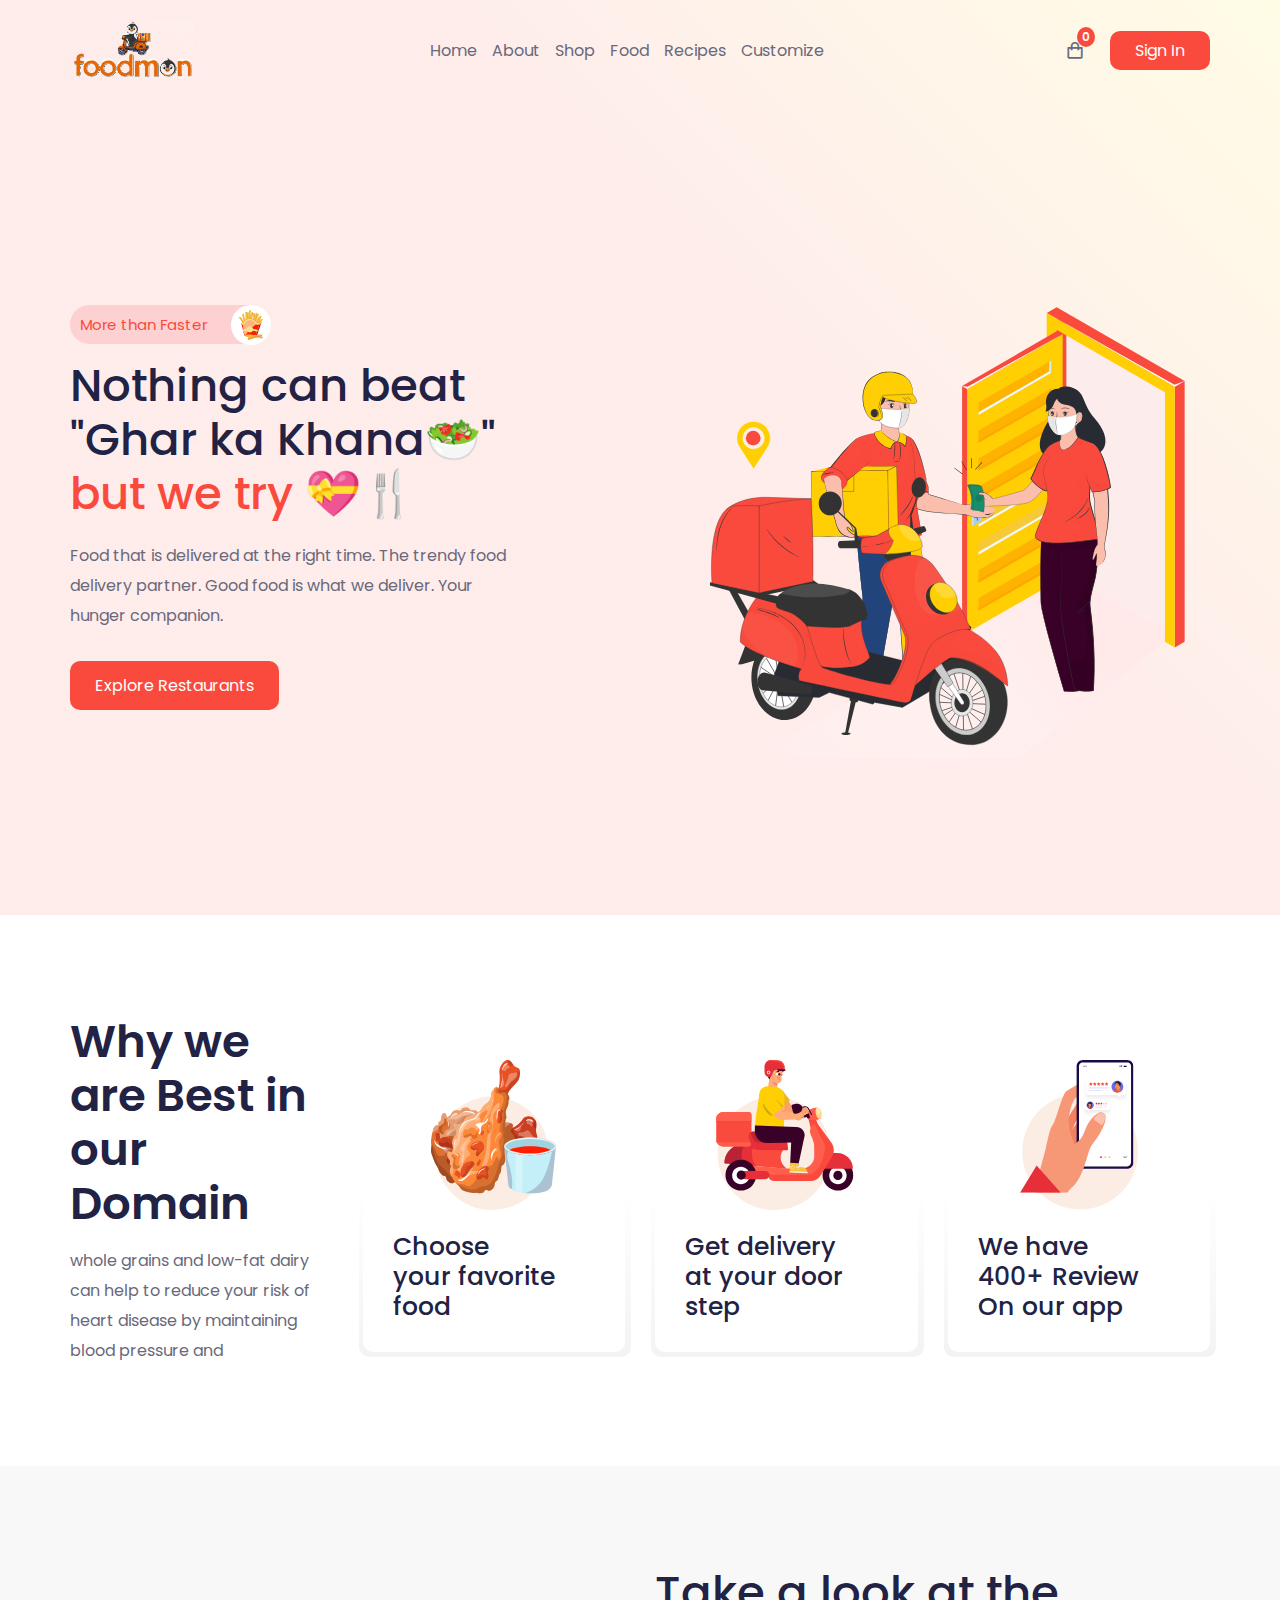
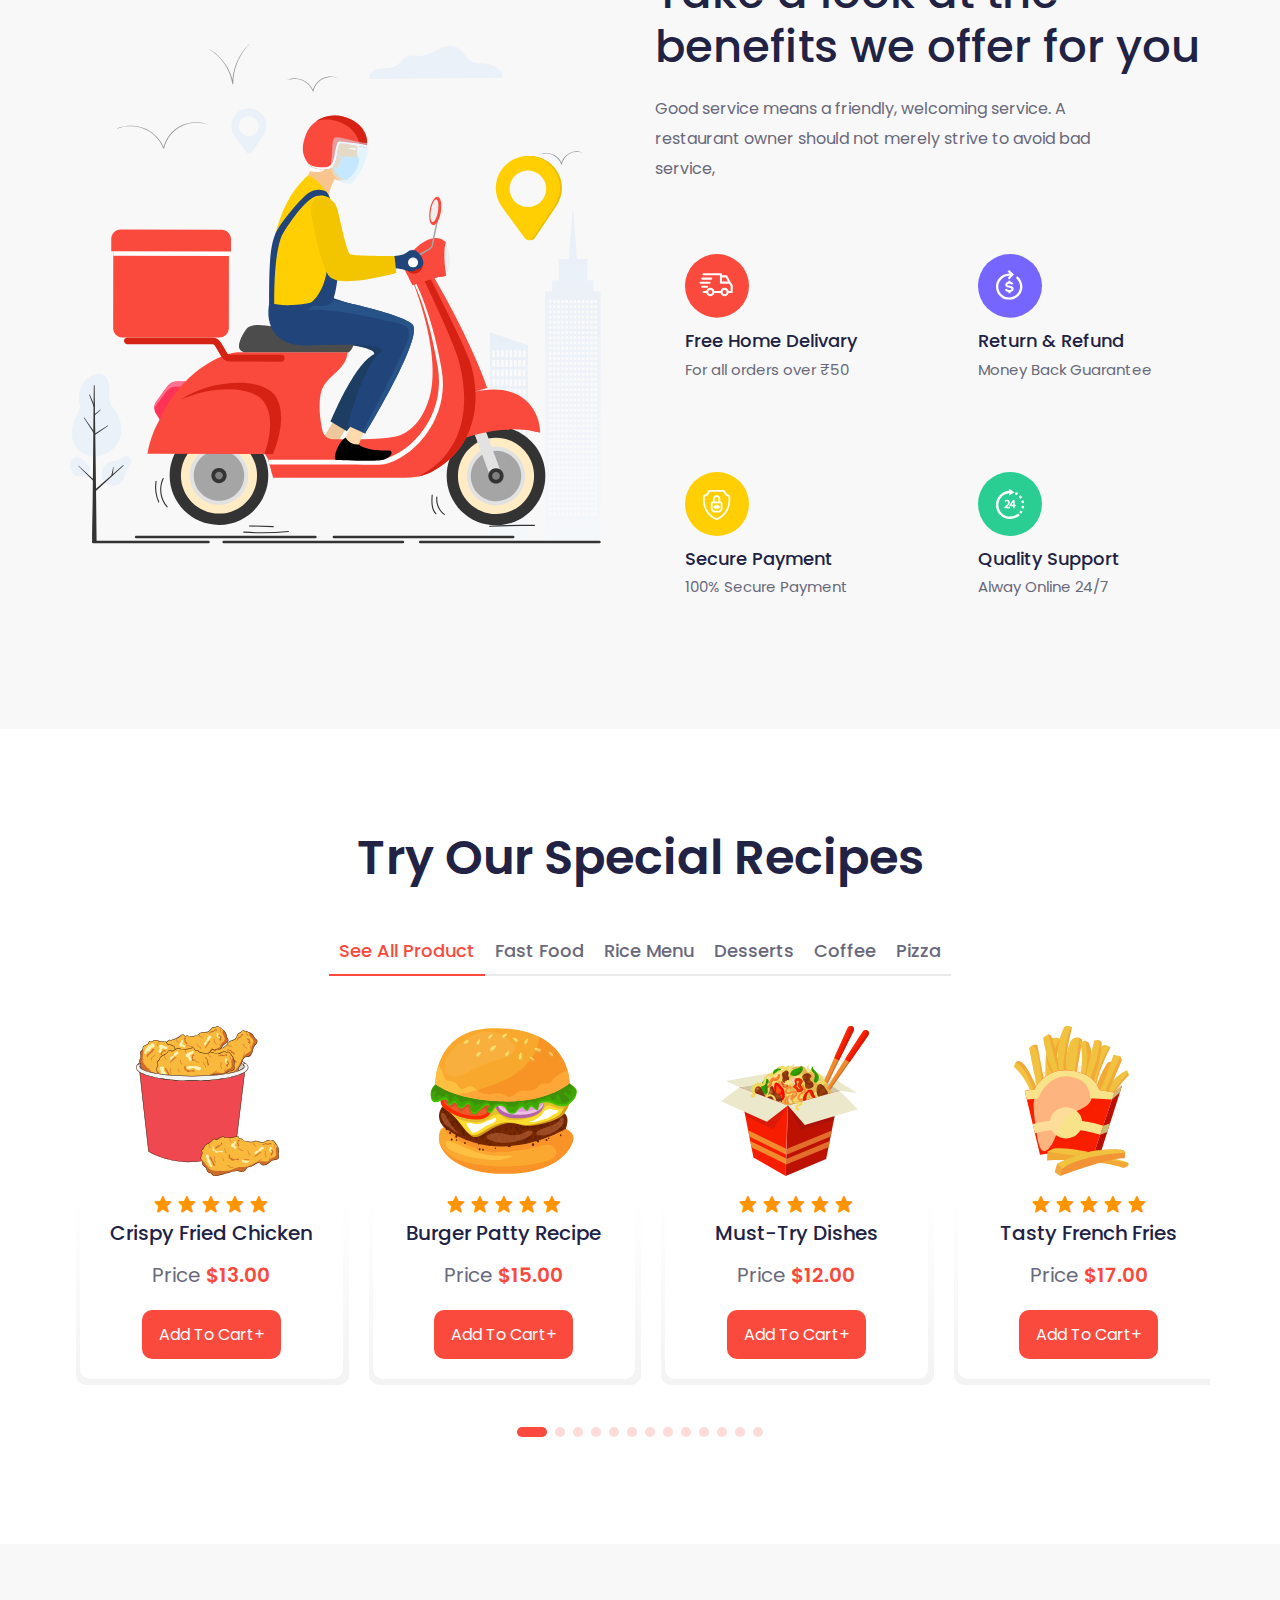
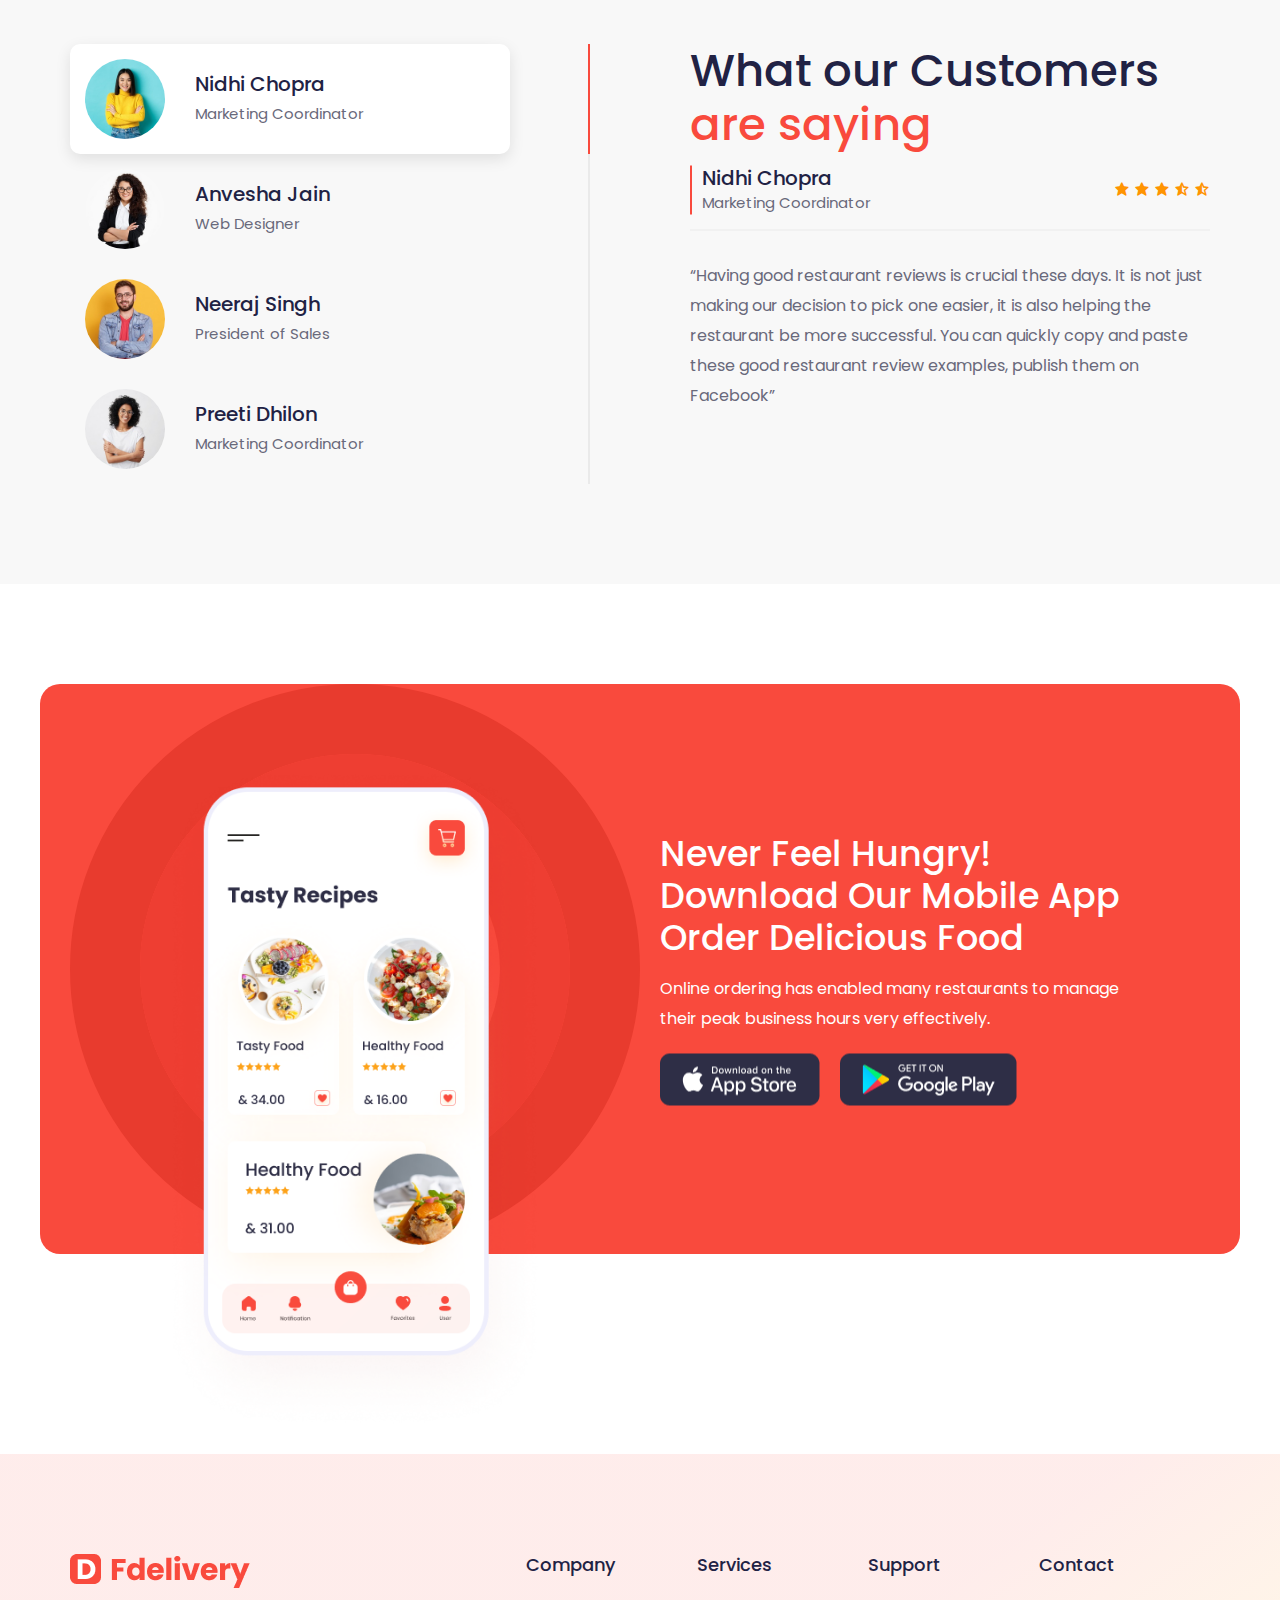
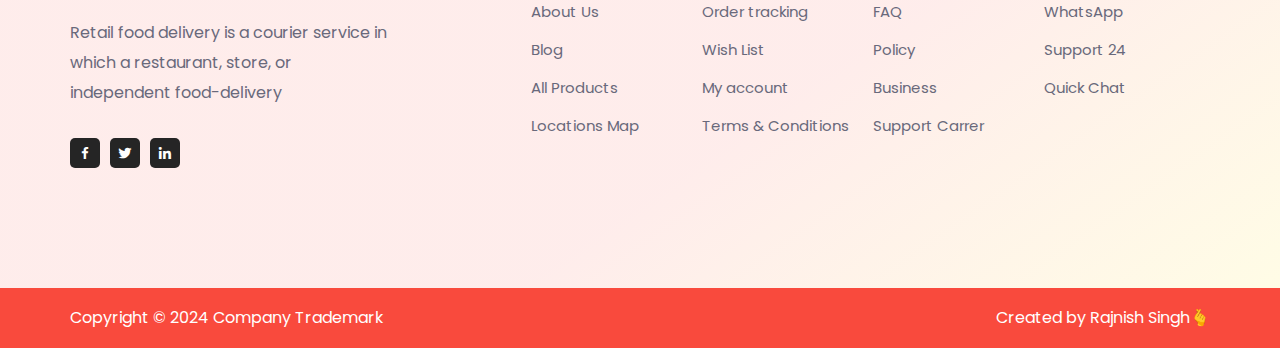
<file: index.html>
<!DOCTYPE html>
<html lang="en">
  <head>
    <meta charset="UTF-8" />
    <meta http-equiv="X-UA-Compatible" content="IE=edge" />
    <meta name="viewport" content="width=device-width, initial-scale=1.0" />
  
    <link
      rel="shortcut icon"
      href="./images/favicon-32x32.png"
      type="image/png"
    />
   
    <link
      rel="stylesheet"
      href="https://unpkg.com/swiper/swiper-bundle.min.css"
    />
    
    <link
      href="https://unpkg.com/boxicons@2.0.9/css/boxicons.min.css"
      rel="stylesheet"
    />
   
    <link rel="stylesheet" href="./css/styles.css" />
    <title>Foodmon</title>
  </head>
 
  <body>
   
    <header class="header">
      <nav class="navbar">
        <div class="row d-flex container">
          <a href="" class="logo d-flex">
            <img src="./images/foodmone.jpg" alt=""  style="height: 60px;"/>
          </a>

          <ul class="nav-list d-flex">
            <a href="">Home</a>
            <a href="">About</a>
            <a href="">Shop</a>
            <a href="">Food</a>
            <a href="">Recipes</a>
            <a href="contact.html">Customize</a>
            <span class="close d-flex"><i class="bx bx-x"></i></span>
          </ul>

          <div class="col d-flex">
            <form>
              <input type="search" placeholder="Search your item" />
              <button class="d-flex"><i class="bx bx-search"></i></button>
            </form>
            <div class="cart-icon d-flex">
              <i class="bx bx-shopping-bag"></i>
              <span>0</span>
            </div>
            <a class="btn signin">Sign In</a>
          </div>

          <!-- Hamburger -->
          <div class="hamburger d-flex">
            <i class="bx bx-menu"></i>
          </div>
        </div>
      </nav>

      <!--=============== Home ===============-->
      <div class="home">
        <div class="row container">
          <div class="col">
            <div class="faster">
              More than Faster
              <div class="image d-flex">
                <img src="./images/french-fries.svg" alt="" />
              </div>
            </div>
            <h1>
              Nothing can beat <br />
              "Ghar ka Khana🥗"<br />
              <span class="color">but we try 💝🍴</span>
            </h1>
            <p>
              Food that is delivered at the right time. The trendy food delivery
              partner. Good food is what we deliver. Your hunger companion.
            </p>
        <a href="food2/index.html" class="btn">Explore Restaurants</a>

          </div>
          <div class="col">
            <img src="./images/delivery-guy.svg" alt="" />
          </div>
        </div>
      </div>

      <!--=============== SignIn Form ===============-->
     <!-- Sign-In Form -->
<div class="wrapper" id="signin-wrapper">
  <form action="" class="form">
    <h2>SIGN IN</h2>
    <div class="control">
      <label for="">Enter Email:</label>
      <input type="email" placeholder="Enter Your Email" />
    </div>
    <div class="control">
      <label for="">Password:</label>
      <input type="password" placeholder="Password" />
    </div>
    <div class="checkbox d-flex">
      <input type="checkbox" />
      <span>Remember Me</span>
    </div>
    <button class="btn">Sign In</button>
    <div class="links">
      <span>Forgot Password? <a href="">Click Here</a></span>
      <span>Don't Have An Account? <a href="#" id="create-account-link">Create One</a></span>
    </div>
  </form>
  <div class="close-form">
    <i class="bx bx-x"></i>
  </div>
</div>
      <!-- Registration Form -->
<div class="wrapper hidden" id="register-wrapper">
  <form action="" class="form">
    <h2>REGISTER</h2>
    <div class="control">
      <label for="">Enter Name:</label>
      <input type="text" placeholder="Enter Your Name" />
    </div>
    <div class="control">
      <label for="">Enter Email:</label>
      <input type="email" placeholder="Enter Your Email" />
    </div>
    <div class="control">
      <label for="">Password:</label>
      <input type="password" placeholder="Password" />
    </div>
    <div class="control">
      <label for="">Confirm Password:</label>
      <input type="password" placeholder="Confirm Password" />
    </div>
    <button class="btn">Register</button>
    <div class="links">
      <span>Already Have An Account? <a href="#" id="back-to-signin-link">Sign In</a></span>
    </div>
  </form>
  <div class="close-form">
    <i class="bx bx-x"></i>
  </div>
  </div>
    </header>

    <!--=============== Services ===============-->
    <section class="section services" id="services">
      <div class="row container">
        <div class="col">
          <h2>Why we are Best in our Domain</h2>
          <p>
            whole grains and low-fat dairy can help to reduce your risk of heart
            disease by maintaining blood pressure and
          </p>
        </div>
        <div class="col">
          <div class="card">
            <img src="./images/meat-icon.svg" alt="" />
            <h3>
              Choose <br />
              your favorite <br />
              food
            </h3>
          </div>
        </div>
        <div class="col">
          <div class="card">
            <img src="./images/delivery-icon.svg" alt="" />
            <h3>
              Get delivery <br />
              at your door <br />
              step
            </h3>
          </div>
        </div>
        <div class="col">
          <div class="card">
            <img src="./images/phone-icon.svg" alt="" />
            <h3>
              We have <br />
              400+ Review <br />
              On our app
            </h3>
          </div>
        </div>
      </div>
    </section>

    <!--=============== About ===============-->
    <section class="section about" id="about">
      <div class="row container">
        <div class="col">
          <img src="./images/delivery-guy-2.svg" alt="" />
        </div>
        <div class="col">
          <h2>Take a look at the benefits we offer for you</h2>
          <p>
            Good service means a friendly, welcoming service. A restaurant owner
            should not merely strive to avoid bad service,
          </p>
          <div class="d-grid">
            <div class="card">
              <img src="./images/car-icon.svg" alt="" />
              <h4>Free Home Delivary</h4>
              <span>For all orders over ₹50</span>
            </div>
            <div class="card">
              <img src="./images/dollar-icon.svg" alt="" />
              <h4>Return & Refund</h4>
              <span>Money Back Guarantee</span>
            </div>
            <div class="card">
              <img src="./images/security-icon.svg" alt="" />
              <h4>Secure Payment</h4>
              <span>100% Secure Payment</span>
            </div>
            <div class="card">
              <img src="./images/time-icon.svg" alt="" />
              <h4>Quality Support</h4>
              <span>Alway Online 24/7</span>
            </div>
          </div>
        </div>
      </div>
    </section>

    <!--=============== Recipes ===============-->
    <section class="section recipes" id="recipes">
      <h2>Try Our Special Recipes</h2>
      <div class="row container">
        <div class="filters d-flex">
          <span data-filter="All Product">See All Product</span>
          <span data-filter="Fast Food">Fast Food</span>
          <span data-filter="Rice Menu">Rice Menu</span>
          <span data-filter="Desserts">Desserts</span>
          <span data-filter="Coffee">Coffee</span>
          <span data-filter="Pizza">Pizza</span>
        </div>
        <div class="products">
          <div class="swiper mySwiper">
            <div class="swiper-wrapper" id="products-wrapper">
              <!-- <div class="swiper-slide">
                <div class="card">
                  <div class="image"><img src="./images/meat-2.svg" alt=""></div>
                  <div class="rating">
                  <span><i class="bx bxs-star"></i></span>
                  <span><i class="bx bxs-star"></i></span>
                  <span><i class="bx bxs-star"></i></span>
                  <span><i class="bx bxs-star"></i></span>
                  <span><i class="bx bxs-star"></i></span>
                  </div>
                  <h4>Crispy Fried Chicken</h4>
                  <div class="price">
                    <span>Price</span><span class="color">$13.00</span>
                  </div>
                  <div class="button">Add To Cart+</div>
                </div>
              </div> -->
            </div>
          </div>
          <div class="pagination">
            <div class="custom-pagination"></div>
          </div>
        </div>
      </div>
    </section>
    <!--=============== Testimonials ===============-->
    <section class="section testimonials" id="testimonials">
      <div class="row container">
        <div class="col">
          <div class="card" data-filter="rosele">
            <div class="d-flex">
              <div class="image">
                <img src="./images/profile-1.jpg" alt="" />
              </div>
              <div>
                <h4>Nidhi Chopra</h4>
                <span>Marketing Coordinator</span>
              </div>
            </div>
          </div>
          <div class="card" data-filter="marvin">
            <div class="d-flex">
              <div class="image">
                <img src="./images/profile-2.jpg" alt="" />
              </div>
              <div>
                <h4>Anvesha Jain</h4>
                <span>Web Designer</span>
              </div>
            </div>
          </div>
          <div class="card" data-filter="guy">
            <div class="d-flex">
              <div class="image">
                <img src="./images/profile-3.jpg" alt="" />
              </div>
              <div>
                <h4>Neeraj Singh</h4>
                <span>President of Sales</span>
              </div>
            </div>
          </div>
          <div class="card" data-filter="kathryn">
            <div class="d-flex">
              <div class="image">
                <img src="./images/profile-4.jpg" alt="" />
              </div>
              <div>
                <h4>Preeti Dhilon</h4>
                <span>Marketing Coordinator</span>
              </div>
            </div>
          </div>
        </div>
        <div class="col">
          <h2>
            What our Customers <br />
            <span>are saying</span>
          </h2>
          <div class="test-wrapper">
            <div class="testimonial active" data-id="rosele">
              <div class="d-flex">
                <div>
                  <h4>Nidhi Chopra</h4>
                  <span>Marketing Coordinator</span>
                </div>

                <div class="rating">
                  <span><i class="bx bxs-star"></i></span>
                  <span><i class="bx bxs-star"></i></span>
                  <span><i class="bx bxs-star"></i></span>
                  <span><i class="bx bxs-star"></i></span>
                  <span><i class="bx bxs-star"></i></span>
                </div>
              </div>

              <p>
                “Having good restaurant reviews is crucial these days. It is not
                just making our decision to pick one easier, it is also helping
                the restaurant be more successful. You can quickly copy and
                paste these good restaurant review examples, publish them on
                Facebook”
              </p>
            </div>
          </div>
        </div>
      </div>
    </section>
    <!--=============== App ===============-->
    <section class="section app">
      <div class="row container">
        <div class="col">
          <div class="circle">
            <div class="inner-circle"></div>
            <img src="./images/mobile.png" alt="" />
          </div>
        </div>
        <div class="col">
          <h2>
            Never Feel Hungry! Download Our Mobile App Order Delicious Food
          </h2>
          <p>
            Online ordering has enabled many restaurants to manage their peak
            business hours very effectively.
          </p>
          <div class="d-flex">
            <img src="./images/app-store.png" alt="" />
            <img src="./images/google-play.png" alt="" />
          </div>
        </div>
      </div>
    </section>
    <!--=============== Footer ===============-->
    <footer class="footer">
      <div class="row container">
        <div class="col">
          <div class="logo d-flex">
            <img src="./images/logo.png" alt="logo" />
          </div>
          <p>
            Retail food delivery is a courier service in which a restaurant,
            store, or independent food-delivery
          </p>
          <div class="icons d-flex">
            <div class="icon d-flex">
              <i class="bx bxl-facebook"></i>
            </div>
            <div class="icon d-flex"><i class="bx bxl-twitter"></i></div>
            <div class="icon d-flex"><i class="bx bxl-linkedin"></i></div>
          </div>
        </div>
        <div class="col">
          <div>
            <h4>Company</h4>
            <a href="">About Us</a>
            <a href="">Blog</a>
            <a href="">All Products</a>
            <a href="">Locations Map</a>
          </div>
          <div>
            <h4>Services</h4>
            <a href="">Order tracking</a>
            <a href="">Wish List</a>
            <a href="">My account</a>
            <a href="">Terms & Conditions</a>
          </div>
          <div>
            <h4>Support</h4>
            <a href="">FAQ</a>
            <a href="">Policy </a>
            <a href="">Business</a>
            <a href="">Support Carrer</a>
          </div>
          <div>
            <h4>Contact</h4>
            <a href="">WhatsApp</a>
            <a href="">Support 24 </a>
            <a href="">Quick Chat</a>
          </div>
        </div>
      </div>
    </footer>
    <div class="footer-bottom">
      <div class="row container d-flex">
        <p>Copyright © 2024 Company Trademark</p>
        <p>Created by Rajnish Singh🫰</p>
      </div>
    </div>

    <script src="https://unpkg.com/swiper/swiper-bundle.min.js"></script>

    <script src="./js/testimonial.js"></script>
    <script src="./js/products.js"></script>
    <script src="./js/main.js"></script>
    
  </body>
</html>
</file>
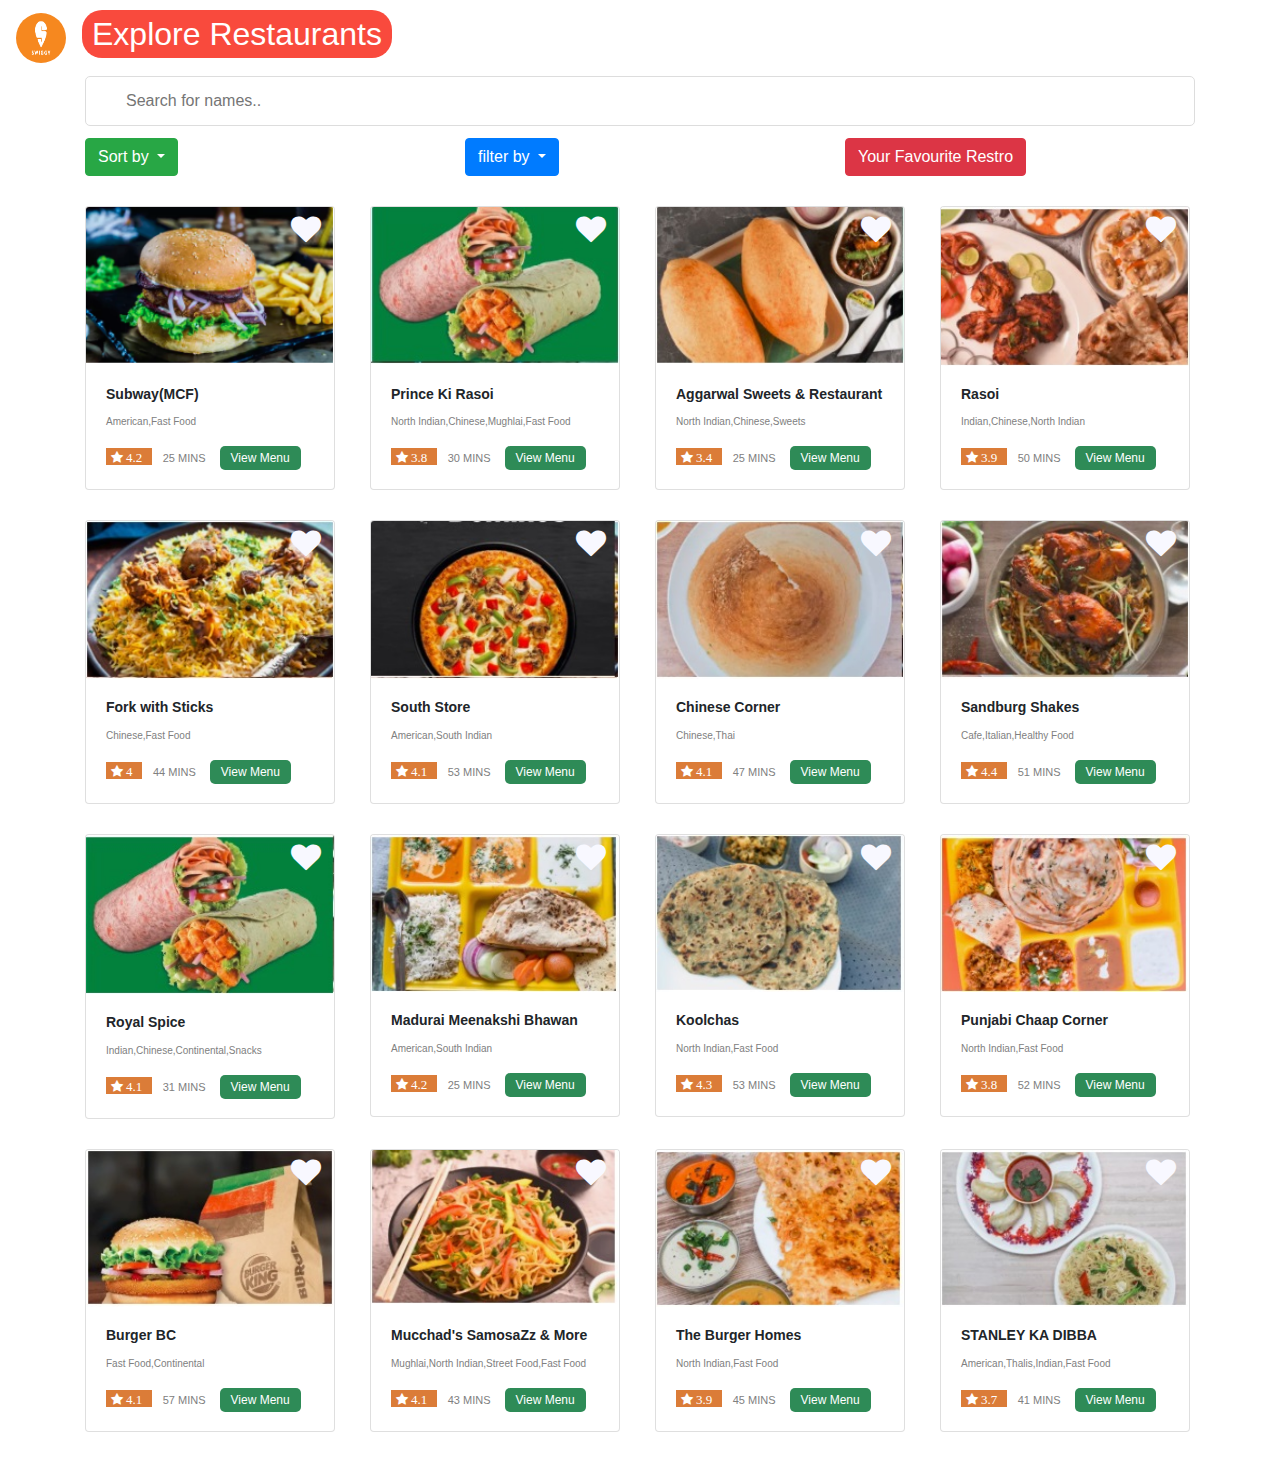
<file: food2/index.html>
<!DOCTYPE html>

<html lang="en">

<head>
    <meta charset="utf-8">
    <meta name="viewport" content="width=device-width, initial-scale=1">
    <title>Food Ordering App!!</title>
    <!-- Latest compiled and minified CSS -->
    <link rel="stylesheet" href="https://maxcdn.bootstrapcdn.com/bootstrap/4.3.1/css/bootstrap.min.css">
    <!-- jQuery library -->
    <script src="https://ajax.googleapis.com/ajax/libs/jquery/3.4.1/jquery.min.js"></script>
    <!-- Popper JS -->
    <script src="https://cdnjs.cloudflare.com/ajax/libs/popper.js/1.14.7/umd/popper.min.js"></script>
    <!-- Latest compiled JavaScript -->
    <script src="https://maxcdn.bootstrapcdn.com/bootstrap/4.3.1/js/bootstrap.min.js"></script>
    <!-- Font Awesome Icon Library -->
<link rel="stylesheet" href="https://cdnjs.cloudflare.com/ajax/libs/font-awesome/4.7.0/css/font-awesome.min.css">

    <link rel="stylesheet" href="./css/dom.css">
</head>

<body>
  <div class="container-fluid">
      <div class="row">
          <div class="col-md-12" style="padding: 0px;">
              <nav class="navbar navbar-expand-sm bg-dark navbar-dark sticky-top">
                  <a class="navbar-brand" href="./index.html">  <img src="./images/app-logo.png" class="rounded-circle" alt="Cinque Terre" width="50" height="50"></a>
                  <h1 style="background-color: #f94a3d; color: white; border-radius: 20px; padding: 5px 10px; font-size: 2em;">Explore Restaurants</h1>
              </nav>
          </div>
        </div>
  </div>
  <div class="container">
    
      <div class="row">
          <div class="col-md-12">
            <input type="text" id="myInput" onkeyup="search()" placeholder="Search for names.." title="Type in a name">
          </div>
      </div>
      <div class="row">
        <div class="col-md-4">
          <div class="btn-group">
              <a class="btn btn-success dropdown-toggle" data-toggle="dropdown" href="#">Sort by <span class="caret"></span></a>
              <ul class="dropdown-menu" id="dropdown-sort">
                <li class="dropdown-item px-2"><a href="#">Sort by Rating</a></li>
                <li class="dropdown-item px-2"><a href="#">Sort by ETA</a></li>
              </ul>
            </div>
          </div>
            <div class="col-md-4">
            <div class="btn-group">
                <a class="btn btn-primary dropdown-toggle" data-toggle="dropdown" href="#">filter by <span class="caret"></span></a>
                <ul class="dropdown-menu" id="dropdown-filter">
                  <li class="dropdown-item px-2"><a href="#">North Indian</a></li>
                  <li class="dropdown-item px-2"><a href="#">Fast Food</a></li>
                  <li class="dropdown-item px-2"><a href="#">Mughlai</a></li>
                  <li class="dropdown-item px-2"><a href="#">American</a></li>
                  <li class="dropdown-item px-2"><a href="#">Indian</a></li>
                  <li class="dropdown-item px-2"><a href="#">Thalis</a></li>
                  <li class="dropdown-item px-2"><a href="#">Street Food</a></li>
                  <li class="dropdown-item px-2"><a href="#">Continental</a></li>
                  <li class="dropdown-item px-2"><a href="#">South Indian</a></li>
                  <li class="dropdown-item px-2"><a href="#">Snacks</a></li>
                  <li class="dropdown-item px-2"><a href="#">Chinese</a></li>
                  <li class="dropdown-item px-2"><a href="#">Italian</a></li>
                  <li class="dropdown-item px-2"><a href="#">Cafe</a></li>
                </ul>
            </div>
          </div>
            <div class="col-md-4">
            <button class="btn btn-danger favourite-btn" onclick="seeAllFavouriteRestro()">Your Favourite Restro</button>
          </div>
      </div>


      <div class="row" id="HotelList">
      </div>
    <h1 id="notificationMessage"></h1>
    </div>

    <script src="./js/dom.js"> </script>
    <script src="./js/dropdown.js"> </script>
</body>

</html>
</file>
<file: css/styles.css>
/* ========== Google Fonts =========== */
@import url("https://fonts.googleapis.com/css2?family=Poppins:wght@300;400;500;600;700&display=swap");
/* ========== CSS Variables =========== */
:root {
  --primary-color: #f94a3d;
  --yellow-color: #ffcf03;
  --black-color: #212244;
  --default-color: #69697b;
  --deep-yellow: #ff9401;
  --yellow-color-1: #ffe507;
  --red-color-1: #e83b2e;
  --red-color-2: #ee3e32;
  --light-red-color: #fdecec;
  --grey-color: #eaeaea;
  --grey-color-1: #f8f8f8;
  --white-color: #fff;
  --box-shadow: 0 5px 15px rgba(0, 0, 0, 0.1);
}

.hidden {
  display: none;
}

*,
*::after,
*::before {
  box-sizing: inherit;
  margin: 0;
  padding: 0;
  border: none;
  outline: none;
}

html {
  font-size: 62.5%;
  box-sizing: border-box;
}

body {
  font-family: "Poppins", sans-serif;
  font-size: 1.6rem;
  font-weight: 400;
  color: var(--default-color);
}

h1,
h2,
h3,
h4 {
  color: var(--black-color);
  line-height: 1.2;
  font-weight: 500;
}

a {
  text-decoration: none;
  color: inherit;
}

li {
  list-style-type: none;
}

section {
  padding: 5rem 0 5rem;
  overflow: hidden;
}

p {
  line-height: 3rem;
}

img {
  max-width: 100%;
  height: auto;
}

/* ========== Custom Classes =========== */
.container {
  max-width: 120rem;
  padding: 0 3rem;
  margin: auto;
}

@media (min-width: 1500px) {
  .container {
    max-width: 135rem;
  }
}
.d-flex {
  display: flex;
  align-items: center;
}

/* ========== Header =========== */
.header {
  min-height: 100vh;
  background: linear-gradient(45deg, rgba(249, 74, 61, 0.1) 60%, rgba(255, 229, 7, 0.1));
}

.navbar {
  padding: 2rem 0;
}
.navbar .row {
  justify-content: space-between;
}
.navbar .logo {
  justify-content: center;
}
.navbar .nav-list a {
  display: inline-block;
  padding: 1rem 0.5rem 1rem;
}
.navbar .nav-list a:not(:last-child) {
  margin-right: 0.5rem;
}
.navbar .col form {
  background-color: var(--white-color);
  border-radius: 0.5rem;
  box-shadow: var(--box-shadow);
  border: 1px solid rgba(105, 105, 123, 0.1);
  padding: 0.5rem 0;
  margin-right: 1.5rem;
  width: 25rem;
  position: relative;
}
.navbar .col form input {
  text-indent: 1rem;
  font-size: 1.4rem;
  width: 100%;
}
.navbar .col form input::placeholder {
  color: var(--default-color);
}
.navbar .col form button {
  justify-content: center;
  padding: 0.5rem;
  background-color: transparent;
  border-left: 1px solid rgba(105, 105, 123, 0.1);
  font-size: 1.7rem;
  color: var(--default-color);
  position: absolute;
  top: 50%;
  right: 1rem;
  transform: translateY(-50%);
}
.navbar .cart-icon {
  justify-content: center;
  color: var(--default-color);
  font-size: 2rem;
  margin-right: 1.5rem;
  position: relative;
}
.navbar .cart-icon span {
  position: absolute;
  top: -1.3rem;
  right: -1rem;
  padding: 0.1rem 0.5rem;
  color: var(--white-color);
  background-color: var(--primary-color);
  border-radius: 50%;
  font-size: 1.2rem;
  font-weight: 600;
}

.btn {
  display: inline-block;
  background-color: var(--primary-color);
  color: var(--white-color);
  padding: 0.7rem 2.5rem;
  border-radius: 1rem;
  font-size: inherit;
}

.navbar .btn {
  margin-left: 1rem;
  cursor: pointer;
}

.hamburger {
  font-size: 2.5rem;
  background-color: var(--primary-color);
  border-radius: 0.3rem;
  color: var(--white-color);
  padding: 0.5rem 0.7rem;
  justify-content: center;
  cursor: pointer;
  display: none;
}

.nav-list .close {
  display: none;
}

@media (max-width: 1300px) {
  .navbar .col form {
    display: none;
  }
}
@media (max-width: 800px) {
  .navbar .col {
    display: none;
  }

  .navbar .nav-list {
    position: fixed;
    top: 0;
    left: -100%;
    width: 100%;
    max-width: 35rem;
    height: 100%;
    background-color: var(--white-color);
    z-index: 999;
    flex-direction: column;
    align-items: flex-start;
    padding: 5rem 2rem;
    transition: left 300ms linear;
  }

  .hamburger {
    display: flex;
  }

  .nav-list a {
    text-transform: uppercase;
    font-weight: 600;
  }

  .nav-list a:not(:last-child) {
    margin: 0 0 1rem 0;
  }

  .nav-list .close {
    position: absolute;
    top: 2rem;
    right: 2rem;
    font-size: 3rem;
    cursor: pointer;
    padding: 0.5rem 0.7rem;
    display: flex;
    justify-content: center;
  }

  .nav-list.show {
    left: 0;
  }

  .navbar .logo img {
    width: 15rem;
  }
}
/* ========== Home =========== */
.header .home {
  height: calc(100vh - 8.5rem);
}
.header .home .row {
  display: grid;
  grid-template-columns: 1fr 1fr;
  align-items: center;
  height: 100%;
}
.header .home .row .faster {
  width: 22rem;
  background-color: #fdd1d1;
  color: var(--primary-color);
  font-size: 1.8rem;
  padding: 0.8rem 1rem;
  border-radius: 5rem;
  position: relative;
  margin-bottom: 1.5rem;
}
.header .home .row .faster .image {
  position: absolute;
  top: 50%;
  right: -0.1rem;
  transform: translateY(-50%);
  background-color: var(--white-color);
  border-radius: 50%;
  width: 4.5rem;
  height: 4.5rem;
  justify-content: center;
}
.header .home .row .faster .image img {
  height: 3rem;
}
.header .home .row h1 {
  font-size: 6rem;
  margin-bottom: 3rem;
}
.header .home .row h1 span {
  color: var(--primary-color);
}
.header .home .row p {
  margin-bottom: 3rem;
  width: 80%;
}
.header .home .row .btn {
  padding: 1.2rem 2.5rem;
}

@media (max-width: 1300px) {
  .header .home .row h1 {
    font-size: 4.5rem;
    margin-bottom: 2rem;
  }
  .header .home .row .faster {
    width: 20rem;
    font-size: 1.5rem;
    margin-bottom: 1.5rem;
  }
  .header .home .row .faster .image {
    width: 4rem;
    height: 4rem;
  }
}
@media (max-width: 996px) {
  .header .home .row .col img {
    width: 40rem;
  }
  .header .home .row h1 {
    font-size: 3.5rem;
    margin-bottom: 1rem;
  }
  .header .home .row .btn {
    padding: 0.7rem 1.5rem;
  }
}
@media (max-width: 800px) {
  .header .home {
    height: calc(100vh + 12rem);
    padding-top: 4rem;
  }
  .header .home .row {
    grid-template-columns: 1fr;
  }
  .header .home .row h1 {
    font-size: 3rem;
  }
  .header .home .row h1 br {
    display: none;
  }
  .header .home .row p {
    width: 100%;
    font-size: 1.5rem;
    margin-bottom: 1rem;
  }
  .header .home .row .btn {
    font-size: 1.5rem;
  }
  .header .home .row .col:last-child {
    text-align: center;
  }
}
/* ========== SignIn Form =========== */
.header .wrapper {
  position: fixed;
  top: 0;
  right: 0;
  width: 100%;
  height: 100%;
  display: flex;
  align-items: center;
  justify-content: center;
  background-color: rgba(255, 255, 255, 0.9);
  z-index: 10000;
  transition: 0.5s;
  transform: scale(0);
  opacity: 0;
  visibility: hidden;
}
.header .wrapper.active {
  transform: scale(1);
  opacity: 1;
  visibility: visible;
}
.header .wrapper form {
  background-color: var(--white-color);
  border: 1px solid var(--grey-color);
  max-width: 50rem;
  width: 100%;
  padding: 2rem;
  box-shadow: var(--box-shadow);
  border-radius: 0.5rem;
  margin: 2rem;
}
.header .wrapper form h2 {
  font-size: 2.5rem;
  text-align: center;
  margin-bottom: 2rem;
  padding-top: 2rem;
}
.header .wrapper form .control {
  margin-bottom: 2rem;
}
.header .wrapper form label {
  display: block;
  font-size: 2rem;
  margin-bottom: 1rem;
}
.header .wrapper form input {
  font-family: "Poppins", sans-serif;
  font-size: 1.8rem;
  display: block;
  border: 1px solid var(--grey-color);
  padding: 1.3rem 0;
  text-indent: 1rem;
  border-radius: 0.5rem;
  width: 100%;
}
.header .wrapper form .checkbox {
  margin-bottom: 2rem;
}
.header .wrapper form .checkbox input {
  width: auto;
  margin-right: 0.5rem;
  cursor: pointer;
}
.header .wrapper form button {
  display: block;
  width: 100%;
  padding: 1.3rem 0;
  font-size: 1.8rem;
  cursor: pointer;
}
.header .wrapper form .links {
  margin-top: 2rem;
}
.header .wrapper form .links span {
  display: block;
  margin-bottom: 1rem;
  font-size: 1.8rem;
}
.header .wrapper form .links span a {
  color: var(--primary-color);
}
.header .wrapper form .links span a:hover {
  text-decoration: underline;
}
.header .wrapper .close-form {
  position: absolute;
  top: 3rem;
  right: 4rem;
  color: var(--default-color);
  font-size: 4rem;
  cursor: pointer;
}

/* ========== Services =========== */
.services {
  padding: 10rem 0 10rem;
}
.services .row {
  display: grid;
  grid-template-columns: repeat(auto-fit, minmax(25rem, 1fr));
  gap: 3rem;
  align-items: center;
}
.services .row h2 {
  font-size: 4.5rem;
  font-weight: 600;
  margin-bottom: 1.5rem;
}
.services .row h3 {
  font-size: 2.5rem;
  margin-top: 1.5rem;
  text-align: left;
}
.services .row .col img {
  height: 15rem;
}
.services .row .card {
  padding: 3rem;
  border-radius: 0 0 1rem 1rem;
  background-color: var(--white-color);
  position: relative;
  text-align: center;
}
.services .row .card::before {
  content: "";
  position: absolute;
  top: -1.5%;
  left: -1.5%;
  width: calc(100% + 1rem);
  height: calc(100% + 1rem);
  border-radius: 1rem;
  background: linear-gradient(to bottom, transparent 50%, #f3f3f3);
  z-index: -1;
}
.services .row .card:hover::before {
  background: linear-gradient(to bottom, transparent 50%, #ffcf03);
}

@media (max-width: 567px) {
  .services .row h2 {
    font-size: 3.5rem;
  }
}
/* ========== about =========== */
.about {
  background-color: var(--grey-color-1);
  padding: 10rem 0 10rem;
}
.about .row {
  display: grid;
  grid-template-columns: 1fr 1fr;
  align-items: center;
  gap: 3rem;
}
.about .row .col:first-child img {
  height: 50rem;
}
.about .row .col h2 {
  font-size: 4.5rem;
  margin-bottom: 2rem;
}
.about .row .col p {
  margin-bottom: 4rem;
  width: 80%;
}
.about .row .col .d-grid {
  display: grid;
  grid-template-columns: 1fr 1fr;
  gap: 3rem;
}
.about .row .col .d-grid .card {
  padding: 3rem;
  border-radius: 1rem;
  transition: all 300ms ease-in-out;
}
.about .row .col .d-grid .card h4 {
  font-size: 1.8rem;
  margin: 0.5rem 0 0.5rem;
}
.about .row .col .d-grid .card span {
  font-size: 1.5rem;
}
.about .row .col .d-grid .card:hover {
  background-color: var(--white-color);
  box-shadow: var(--box-shadow);
}

@media (max-width: 1200px) {
  .about .row .col h2 {
    font-size: 3.5rem;
    margin-bottom: 1rem;
  }
  .about .row .col p {
    margin-bottom: 1rem;
    width: 100%;
  }
  .about .row .col .d-grid {
    gap: 1rem;
  }
  .about .row .col .d-grid .card {
    padding: 1rem;
  }
  .about .row .col .d-grid .card img {
    height: 5rem;
  }
}
@media (max-width: 800px) {
  .about {
    padding: 5rem 0 10rem;
  }
  .about .row {
    grid-template-columns: 1fr;
    gap: 3rem 0;
  }
}
/* ========== Recipes =========== */
.recipes {
  padding: 10rem 0 10rem;
}
.recipes h2 {
  text-align: center;
  font-size: 4.8rem;
  font-weight: 600;
  margin-bottom: 4rem;
}
.recipes .filters {
  justify-content: center;
  flex-wrap: wrap;
  margin-bottom: 4rem;
}
.recipes .filters span {
  font-size: 1.8rem;
  font-weight: 500;
  padding: 1rem;
  border-bottom: 2px solid var(--grey-color);
  cursor: pointer;
}
.recipes .filters span.active {
  color: var(--primary-color);
  border-color: var(--primary-color);
}
.recipes .products .swiper-wrapper {
  padding: 0 1rem 1rem;
}
.recipes .products .card {
  position: relative;
  padding: 1rem 1rem 2rem;
  border-radius: 0 0 1rem 1rem;
  background-color: var(--white-color);
  flex-direction: column;
}
.recipes .products .card::before {
  content: "";
  position: absolute;
  top: -1%;
  left: -1.5%;
  width: calc(100% + 1rem);
  height: calc(100% + 1rem);
  border-radius: 1rem;
  background: linear-gradient(to bottom, transparent 50%, #f3f3f3);
  z-index: -1;
}
.recipes .products .card:hover::before {
  background: linear-gradient(to bottom, transparent 50%, #ffcf03);
}
.recipes .products .card .image {
  height: 15rem;
  width: 15rem;
  margin-bottom: 1.5rem;
}
.recipes .products .card .image img {
  height: 100%;
  object-fit: contain;
}
.recipes .products .card .rating span {
  color: var(--deep-yellow);
  font-size: 2rem;
}
.recipes .products .card h4 {
  font-size: 2rem;
  margin-bottom: 1.5rem;
}
.recipes .products .card .price {
  font-size: 2rem;
  margin-bottom: 2rem;
}
.recipes .products .card .price .color {
  color: var(--primary-color);
  font-weight: 600;
  margin-left: 0.5rem;
}
.recipes .products .card .button {
  outline: none;
  border: none;
  padding: 1.2rem 1.7rem;
}
.recipes .pagination {
  text-align: center;
  margin-top: 3rem;
}
.recipes .pagination .swiper-pagination-bullet {
  background-color: var(--primary-color);
  height: 1rem;
  width: 1rem;
}
.recipes .pagination .swiper-pagination-bullet-active {
  width: 3rem;
  border-radius: 1.5rem;
}

@media (max-width: 800px) {
  .recipes {
    padding: 10rem 0 10rem;
  }
  .recipes h2 {
    font-size: 3.5rem;
    margin-bottom: 2rem;
  }
}
/* ========== Testimonials =========== */
.testimonials {
  padding: 10rem 0 10rem;
  background-color: var(--grey-color-1);
}
.testimonials .row {
  display: grid;
  grid-template-columns: 1fr 1fr;
  gap: 3rem 10rem;
  align-items: flex-start;
}
.testimonials .row .card {
  border-right: 2px solid #eaeaea;
}
.testimonials .row .card.active {
  border-color: var(--primary-color);
}
.testimonials .row .card.active .d-flex {
  background-color: var(--white-color);
  box-shadow: var(--box-shadow);
}
.testimonials .row .card .d-flex {
  border-radius: 1rem;
  width: 85%;
  padding: 1.5rem;
  cursor: pointer;
}
.testimonials .row .card .d-flex:not(:last-child) {
  margin-bottom: 0.5rem;
}
.testimonials .row .card .image {
  height: 8rem;
  width: 8rem;
  border-radius: 50%;
  overflow: hidden;
  margin-right: 3rem;
}
.testimonials .row .card .image img {
  height: 100%;
  object-fit: cover;
}
.testimonials .row .card h4 {
  font-size: 2rem;
  margin-bottom: 0.5rem;
}
.testimonials .row .card span {
  font-size: 1.5rem;
}
.testimonials .row .col:last-child {
  position: relative;
  overflow: hidden;
  height: 44rem;
}
.testimonials .row .col:last-child h2 {
  font-size: 4.5rem;
  margin-bottom: 3rem;
}
.testimonials .row .col:last-child h2 span {
  color: var(--primary-color);
}
.testimonials .row .col:last-child .testimonial {
  position: absolute;
  bottom: -80%;
  transform: translateY(-30%);
  transition: 0.5s;
}
.testimonials .row .col:last-child .testimonial.active {
  bottom: 0%;
}
.testimonials .row .col:last-child .testimonial .d-flex {
  justify-content: space-between;
  border-bottom: 1px solid var(--grey-color);
  padding-bottom: 1.5rem;
  margin-bottom: 3rem;
}
.testimonials .row .col:last-child .testimonial .d-flex div:first-child {
  border-left: 2px solid var(--primary-color);
  padding-left: 1rem;
}
.testimonials .row .col:last-child .testimonial .d-flex div:first-child h4 {
  font-size: 2rem;
}
.testimonials .row .col:last-child .testimonial .d-flex div:first-child span {
  font-size: 1.5rem;
}
.testimonials .row .col:last-child .testimonial .d-flex .rating span {
  color: var(--deep-yellow);
}

@media (max-width: 1200px) {
  .testimonials .row {
    gap: 5rem 0;
  }
  .testimonials .row .col:last-child h2 {
    font-size: 3.5rem;
  }
  .testimonials .row .col:last-child .testimonial {
    bottom: -90%;
    transform: translateY(-10%);
  }
  .testimonials .row .card {
    border: none;
  }
}
@media (max-width: 996px) {
  .testimonials .row .col:last-child h2 {
    font-size: 3.5rem;
  }
  .testimonials .row .col:last-child .testimonial {
    transform: translateY(0%);
  }
}
@media (max-width: 800px) {
  .testimonials .row {
    grid-template-columns: 1fr;
  }
  .testimonials .row .card .d-flex {
    width: 100%;
  }
}
@media (max-width: 567px) {
  .testimonials .row .col:last-child h2 {
    font-size: 2.5rem;
  }
}
/* ========== App =========== */
.app {
  padding: 10rem 0 20rem;
}

.app .row {
  background-color: var(--primary-color);
  border-radius: 2rem;
  position: relative;
}
.app .row .col:first-child {
  margin-left: 5rem;
}
.app .row .col:first-child .circle {
  border-radius: 50%;
  height: 57rem;
  width: 57rem;
  border: 7rem solid var(--red-color-1);
  position: relative;
}
.app .row .col:first-child .circle .inner-circle {
  border-radius: 50%;
  height: 43rem;
  width: 43rem;
  border: 7rem solid var(--red-color-2);
}
.app .row .col:first-child .circle img {
  position: absolute;
  top: 80%;
  left: 50%;
  transform: translate(-50%, -50%);
  width: 40rem;
}
.app .row .col:last-child {
  position: absolute;
  top: 50%;
  right: 10rem;
  transform: translateY(-50%);
  width: 40%;
}
.app .row .col:last-child h2 {
  color: var(--white-color);
  font-size: 3.5rem;
  margin-bottom: 1.5rem;
}
.app .row .col:last-child p {
  color: var(--white-color);
  margin-bottom: 2rem;
}
.app .row .col:last-child .d-flex img:first-child {
  margin-right: 2rem;
}

@media (max-width: 1300px) {
  .app .row .col:first-child {
    margin-left: 0;
  }
  .app .row .col:last-child h2 {
    font-size: 3.5rem;
  }
}
@media (max-width: 996px) {
  .app {
    background-color: var(--primary-color);
    padding: 10rem 0 10rem;
    height: 40rem;
  }
  .app .row {
    height: 100%;
  }
  .app .row .col:first-child {
    display: none;
  }
  .app .row .col:last-child {
    left: 50%;
    transform: translate(-50%, -50%);
    width: 90%;
  }
  .app .row .col:last-child h2 {
    font-size: 3rem;
  }
  .app .row .col:last-child img {
    height: 4rem;
  }
}
@media (max-width: 567px) {
  .app .row .col:last-child h2 {
    font-size: 2.5rem;
  }
}
/* ========== Footer =========== */
.footer {
  background: linear-gradient(145deg, rgba(249, 74, 61, 0.1) 60%, rgba(255, 229, 7, 0.1));
  padding: 10rem 3rem 10rem;
}
.footer .row {
  display: grid;
  grid-template-columns: 1fr 1.5fr;
}
.footer .col:first-child .logo {
  margin-bottom: 3rem;
}
.footer .col:first-child p {
  margin-bottom: 3rem;
  width: 70%;
}
.footer .col:first-child .icons {
  margin-bottom: 2rem;
}
.footer .col:first-child .icon {
  color: var(--white-color);
  justify-content: center;
  height: 3rem;
  width: 3rem;
  border-radius: 0.5rem;
  background-color: #252525;
  cursor: pointer;
}
.footer .col:first-child .icon:not(:last-child) {
  margin-right: 1rem;
}
.footer .col:last-child {
  display: grid;
  grid-template-columns: repeat(4, 1fr);
}
.footer .col:last-child div {
  display: flex;
  flex-direction: column;
}
.footer .col:last-child div a {
  font-size: 1.5rem;
  padding: 0.5rem;
  margin-bottom: 0.5rem;
}
.footer .col:last-child h4 {
  font-size: 1.8rem;
  font-weight: 500;
  margin-bottom: 2rem;
}

.footer-bottom {
  background-color: var(--primary-color);
  padding: 1.5rem 0;
}
.footer-bottom .row {
  justify-content: space-between;
}
.footer-bottom .row p {
  color: var(--white-color);
}

@media (max-width: 768px) {
  .footer {
    padding: 20rem 0 10rem;
  }
  .footer .col:first-child {
    display: none;
  }
  .footer .row {
    display: block;
  }
}
@media (max-width: 567px) {
  .footer .col:last-child {
    grid-template-columns: 1fr 1fr;
    gap: 3rem 0;
  }
}

/*# sourceMappingURL=styles.css.map */
</file>
<file: food2/css/dom.css>
#myInput {
    background-position: 10px 12px;
    background-repeat: no-repeat;
    width: 100%;
    font-size: 16px;
    padding: 12px 20px 12px 40px;
    border: 1px solid #ddd;
    margin-bottom: 12px;
    border-radius: 5px;
    margin-top: 0px;
  }

.checked {
    color: white;
    font-size: 13px;
  }

  .tags {
    color: gray; 
    font-size: 10px;
  }

  .rating {
    background-color: #db7c38; 
    display: inline; 
    padding-left: 5px; 
    padding-right: 5px;
  }

  .eta {
    font-size: 11px; 
    color: gray; 
    padding-left:11px; 
    padding-right: 11px;
  }

  .view-menu {
    padding-left: 11px; 
    padding-right: 11px; 
    padding-top: 5px; 
    padding-bottom: 5px; 
    background-color:seagreen; 
    color: white; 
    border-radius: 5px; 
    font-size: 12px;
  }

  .view-menu:hover {
      color: yellow;
      text-decoration: none;
  }

  .card {
      width: 250px;
      margin-bottom: 30px;
  }

  .card-img-top {
    width:100%
  }
  
  .card-title {
      font-size: 14px;
      font-weight: bold;
  }

  #HotelList {
      padding-top: 30px;
  }

  #fa-heart{
      position: absolute;
      font-size: 30px;
      top: 0px;
      right: 13px;
      color: ghostwhite;
  }
  #fa-heart-red {
    position: absolute;
    font-size: 30px;
    top: 0px;
    right: 13px;
    color: red;
  }

  #fa-heart:hover {
      color: red;
  }

  #fa-heart:active {
      color: red;
  }

  .bg-dark {
      background-color: white !important; 
  }
</file>
